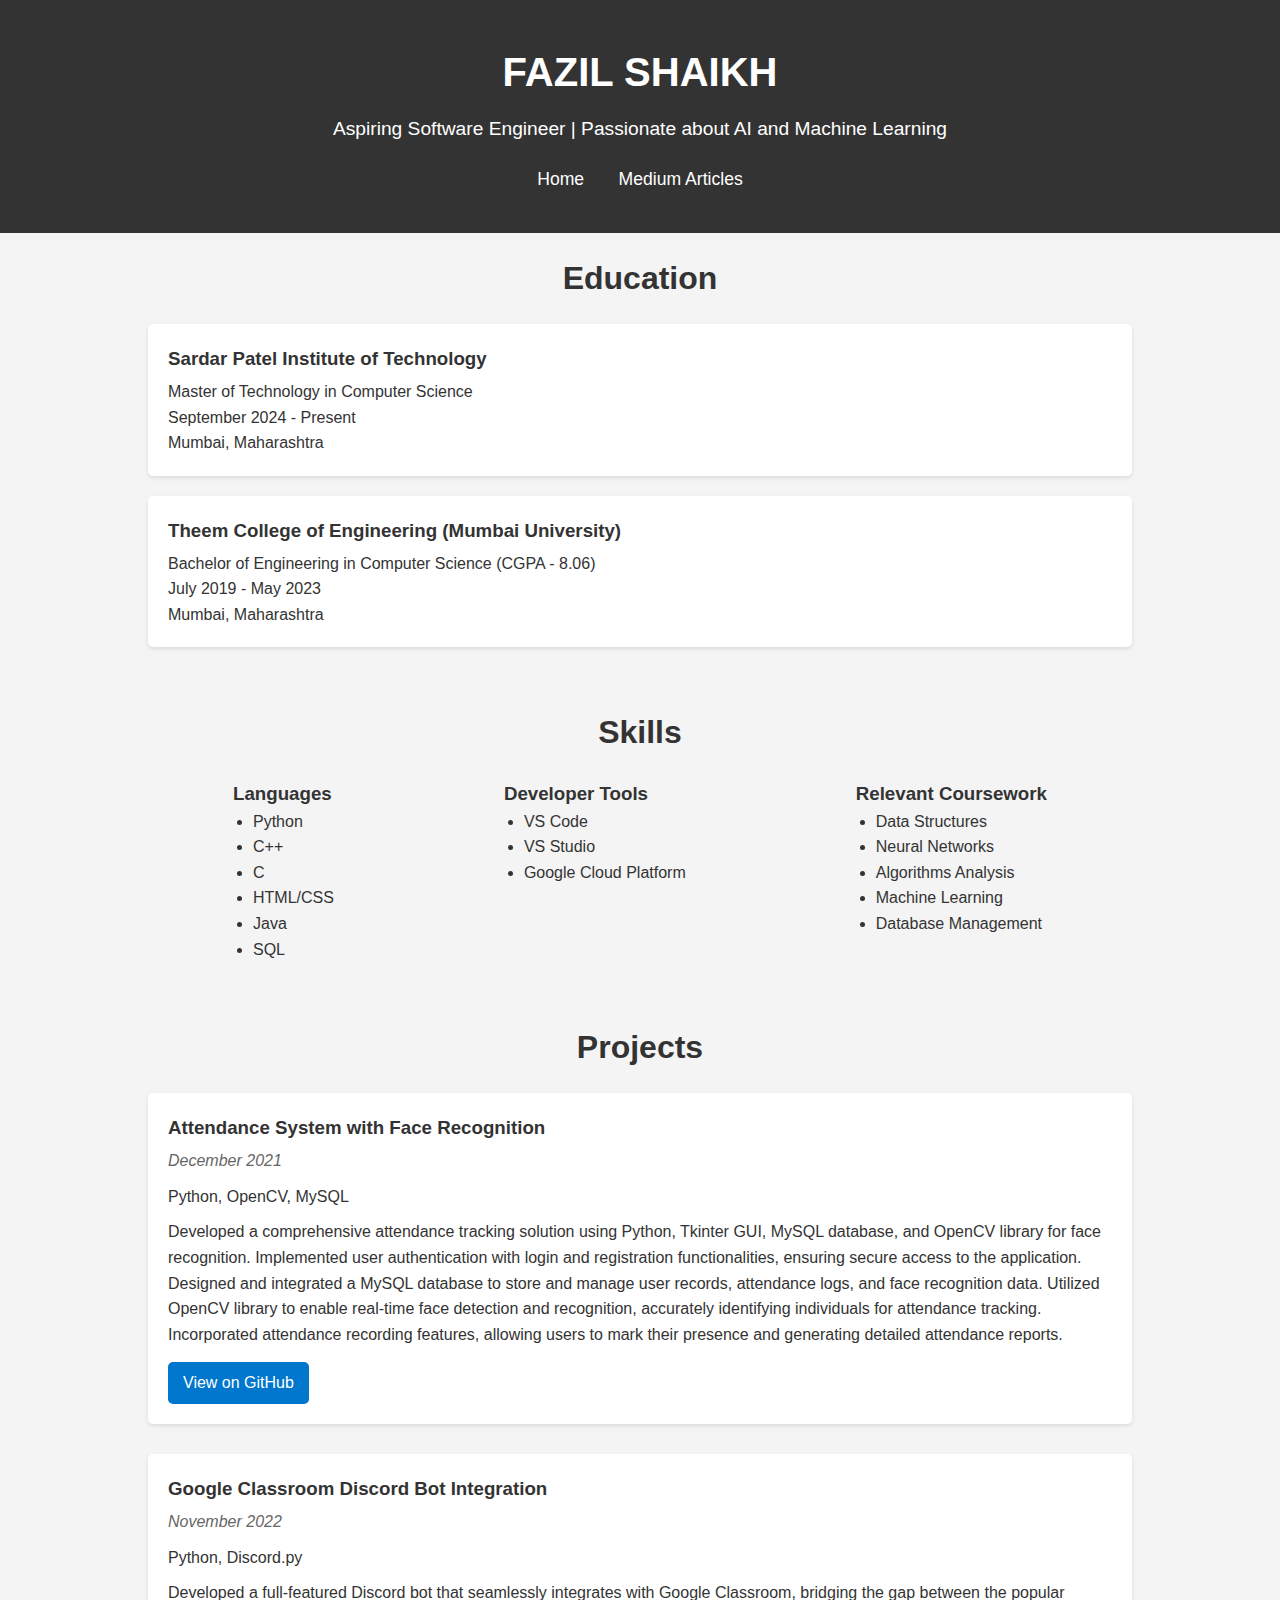
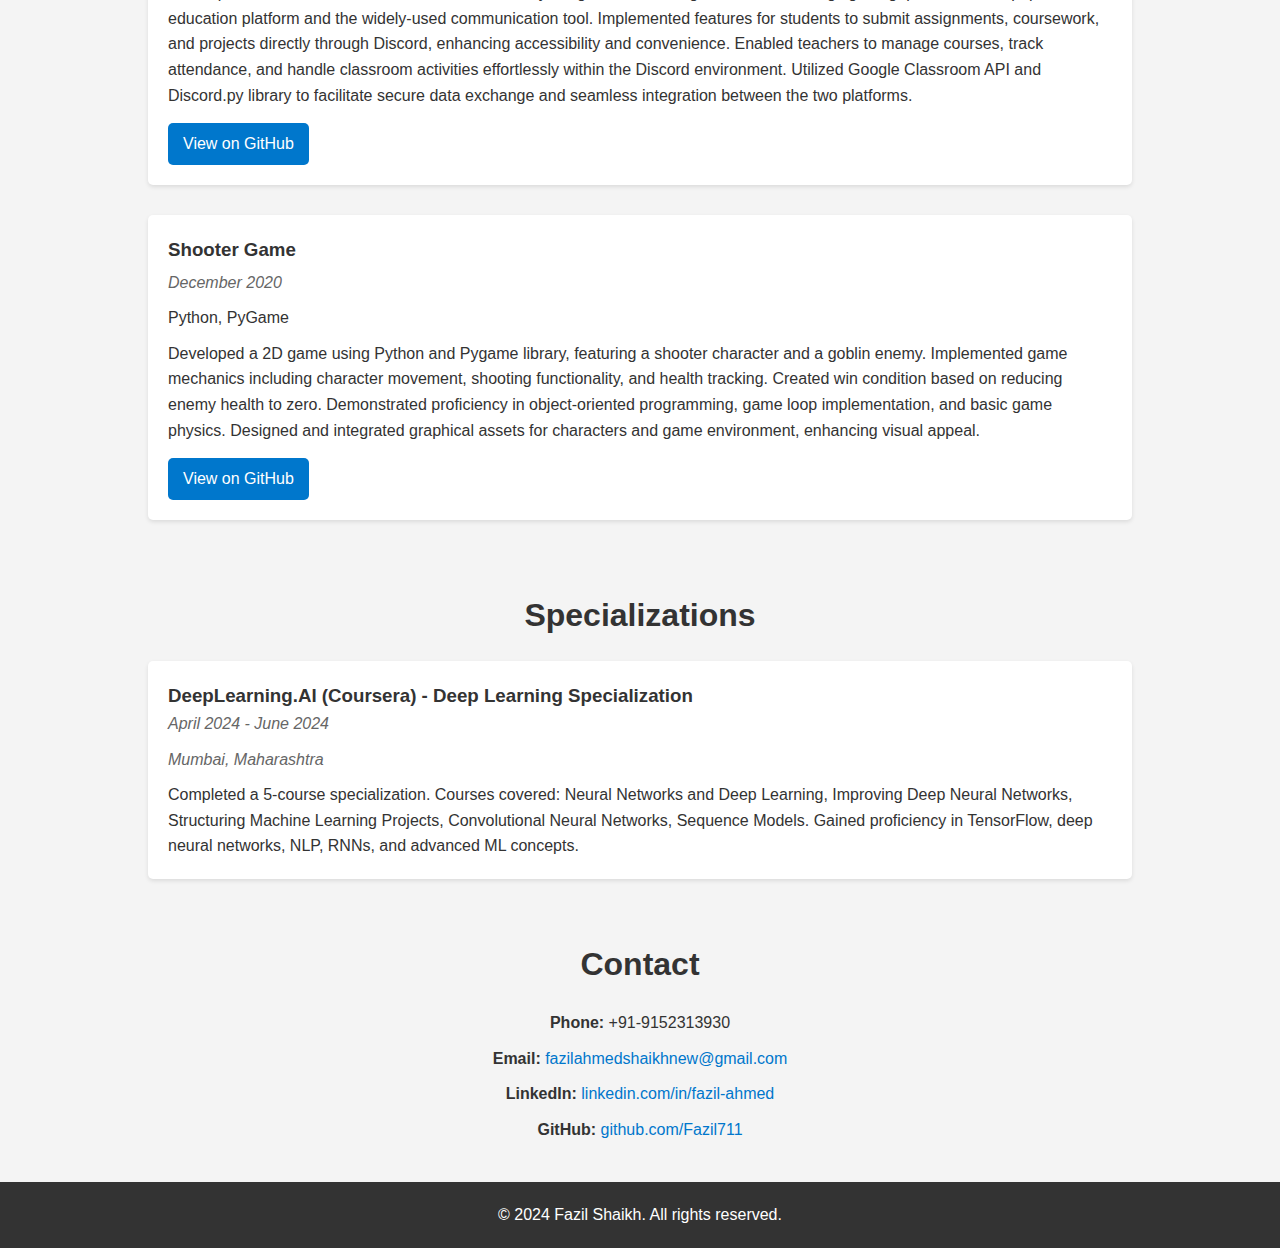
<file: index.html>
<!DOCTYPE html>
<html lang="en">
<head>
    <meta charset="UTF-8">
    <meta name="viewport" content="width=device-width, initial-scale=1.0">
    <title>Fazil Shaikh - Portfolio</title>
    <link rel="stylesheet" href="styles.css">
</head>
<body>
    <header>
        <div class="container">
            <h1>FAZIL SHAIKH</h1>
            <p>Aspiring Software Engineer | Passionate about AI and Machine Learning</p>
            <nav>
                <ul>
                    <li><a href="index.html">Home</a></li>
                    <li><a href="medium.html">Medium Articles</a></li>
                </ul>
            </nav>
        </div>
    </header>

    <main>
        <!--
        <section id="intro" class="container">
            <h2>Welcome to My Portfolio</h2>
            <p>A summary of your skills, experience, and career goals goes here. Keep it concise and focused on your target audience.</p>
        </section>-->

        <section id="education" class="container">
            <h2>Education</h2>
            <div class="education-entry">
                <h3>Sardar Patel Institute of Technology</h3>
                <p>Master of Technology in Computer Science</p>
                <p>September 2024 - Present</p>
                <p>Mumbai, Maharashtra</p>
            </div>
            <div class="education-entry">
                <h3>Theem College of Engineering (Mumbai University)</h3>
                <p>Bachelor of Engineering in Computer Science (CGPA - 8.06)</p>
                <p>July 2019 - May 2023</p>
                <p>Mumbai, Maharashtra</p>
            </div>
        </section>

        <section id="skills" class="container">
            <h2>Skills</h2>
            <div class="skills-list">
                <div>
                    <h3>Languages</h3>
                    <ul>
                        <li>Python</li>
                        <li>C++</li>
                        <li>C</li>
                        <li>HTML/CSS</li>
                        <li>Java</li>
                        <li>SQL</li>
                    </ul>
                </div>
                <div>
                    <h3>Developer Tools</h3>
                    <ul>
                        <li>VS Code</li>
                        <li>VS Studio</li>
                        <li>Google Cloud Platform</li>
                    </ul>
                </div>
                <div>
                    <h3>Relevant Coursework</h3>
                    <ul>
                        <li>Data Structures</li>
                        <li>Neural Networks</li>
                        <li>Algorithms Analysis</li>
                        <li>Machine Learning</li>
                        <li>Database Management</li>
                    </ul>
                </div>
            </div>
        </section>

        <section id="projects" class="container">
            <h2>Projects</h2>
            <div class="project">
                <h3>Attendance System with Face Recognition</h3>
                <p class="project-dates">December 2021</p>
                <p class="project-tech">Python, OpenCV, MySQL</p>
                <p class="project-description">
                  Developed a comprehensive attendance tracking solution using Python, Tkinter GUI, MySQL database, and OpenCV library for face recognition. Implemented user authentication with login and registration functionalities, ensuring secure access to the application. Designed and integrated a MySQL database to store and manage user records, attendance logs, and face recognition data. Utilized OpenCV library to enable real-time face detection and recognition, accurately identifying individuals for attendance tracking. Incorporated attendance recording features, allowing users to mark their presence and generating detailed attendance reports.
                </p>
                <a href="https://github.com/Fazil711/Attendance-Using-Face-Recognition" class="project-link">View on GitHub</a>
              </div>
              <div class="project">
                <h3>Google Classroom Discord Bot Integration</h3>
                <p class="project-dates">November 2022</p>
                <p class="project-tech">Python, Discord.py</p>
                <p class="project-description">
                  Developed a full-featured Discord bot that seamlessly integrates with Google Classroom, bridging the gap between the popular education platform and the widely-used communication tool. Implemented features for students to submit assignments, coursework, and projects directly through Discord, enhancing accessibility and convenience. Enabled teachers to manage courses, track attendance, and handle classroom activities effortlessly within the Discord environment. Utilized Google Classroom API and Discord.py library to facilitate secure data exchange and seamless integration between the two platforms.
                </p>
                <a href="https://github.com/Fazil711/Discord-Bot" class="project-link">View on GitHub</a>
              </div>
              <div class="project">
                <h3>Shooter Game</h3>
                <p class="project-dates">December 2020</p>
                <p class="project-tech">Python, PyGame</p>
                <p class="project-description">
                  Developed a 2D game using Python and Pygame library, featuring a shooter character and a goblin enemy. Implemented game mechanics including character movement, shooting functionality, and health tracking. Created win condition based on reducing enemy health to zero. Demonstrated proficiency in object-oriented programming, game loop implementation, and basic game physics. Designed and integrated graphical assets for characters and game environment, enhancing visual appeal.
                </p>
                <a href="https://github.com/Fazil711/Python_Game" class="project-link">View on GitHub</a>
              </div>
        </section>

        <section id="specializations" class="container">
            <h2>Specializations</h2>
            <div class="specialization">
                <h3>DeepLearning.AI (Coursera) - Deep Learning Specialization</h3>
                <p class="specialization-dates">April 2024 - June 2024</p>
                <p class="specialization-location">Mumbai, Maharashtra</p>
                <p class="specialization-description">
                    Completed a 5-course specialization. Courses covered: Neural Networks and Deep Learning, Improving Deep Neural Networks, Structuring Machine Learning Projects, Convolutional Neural Networks, Sequence Models. Gained proficiency in TensorFlow, deep neural networks, NLP, RNNs, and advanced ML concepts.
                </p>
            </div>
        </section>
        <section id="contact" class="container">
            <h2>Contact</h2>
            <div class="contact-info">
                <p><strong>Phone:</strong> +91-9152313930</p>
                <p><strong>Email:</strong> <a href="mailto:fazilahmedshaikhnew@gmail.com">fazilahmedshaikhnew@gmail.com</a></p>
                <p><strong>LinkedIn:</strong> <a href="https://www.linkedin.com/in/fazil-ahmed-6584521a0/">linkedin.com/in/fazil-ahmed</a></p>
                <p><strong>GitHub:</strong> <a href="https://github.com/Fazil711">github.com/Fazil711</a></p>
            </div>
        </section>
    </main>

    <footer>
        <p>© 2024 Fazil Shaikh. All rights reserved.</p>
    </footer>

    <script src="script.js"></script>
</body>
</html>
</file>
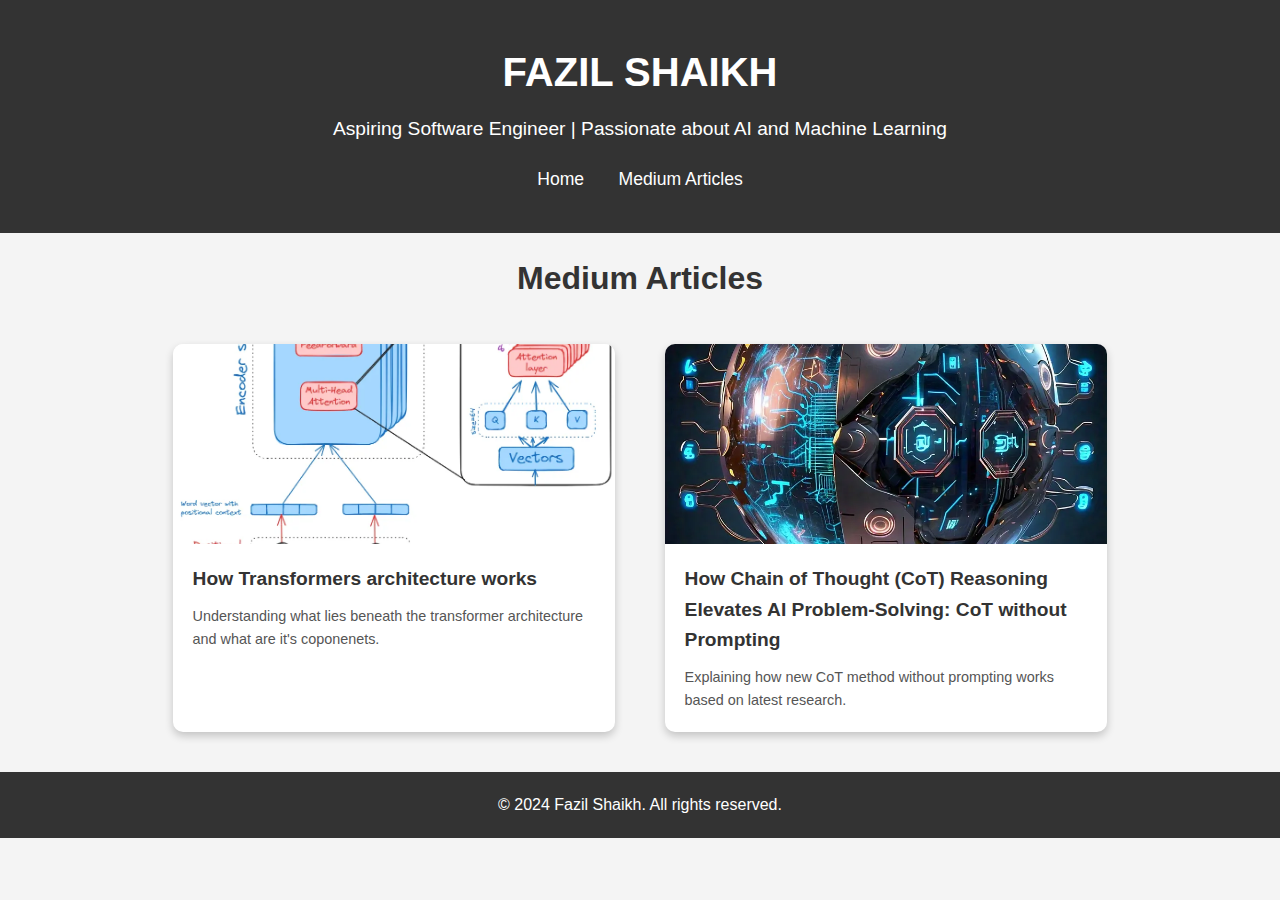
<file: medium.html>
<!DOCTYPE html>
<html lang="en">
<head>
    <meta charset="UTF-8">
    <meta name="viewport" content="width=device-width, initial-scale=1.0">
    <title>Medium Articles - Fazil Shaikh</title>
    <link rel="stylesheet" href="styles.css">
</head>
<body>
    <header>
       </header>

    <main>
        <section id="medium" class="container">
            <h2>Medium Articles</h2>
            <div class="article-container">
                <div class="article">
                    <a href="https://medium.com/@fazil1984/how-transformers-architecture-works-7ad677c67478" target = "_blank" class="article-link">
                        <img src="assets/Article1.jpg" alt="Article 1 Image" class="article-image">
                        <div class="article-content">
                            <h3>How Transformers architecture works</h3>
                            <p class="article-summary">Understanding what lies beneath the transformer architecture and what are it's coponenets.</p>
                        </div>
                    </a>
                </div>
                <div class="article">
                    <a href="https://medium.com/@fazil1984/how-chain-of-thought-cot-reasoning-elevates-ai-problem-solving-cot-without-prompting-600a4c12724b" target = "_blank" class="article-link">
                        <img src="assets/Article2.jpg" alt="Article 2 Image" class="article-image">
                        <div class="article-content">
                            <h3>How Chain of Thought (CoT) Reasoning Elevates AI Problem-Solving: CoT without Prompting</h3>
                            <p class="article-summary">Explaining how new CoT method without prompting works based on latest research.</p>
                        </div>
                    </a>
                </div>
            </div>
        </section>
    </main>

    <footer>
        </footer>

    <script src="script.js"></script>
    <script>
        // Get the header element from the about.html page
        const aboutHeader = document.querySelector('header');
        const aboutFooter = document.querySelector('footer');
        
        // Fetch the content of index.html
        fetch('index.html')
          .then(response => response.text())
          .then(html => {
            // Create a temporary element to parse the fetched HTML
            const tempElement = document.createElement('div');
            tempElement.innerHTML = html;
        
            // Get the header element from index.html
            const indexHeader = tempElement.querySelector('header');
            const indexFooter = tempElement.querySelector('footer');
        
            // Replace the content of the about.html header with the index.html header
            aboutHeader.innerHTML = indexHeader.innerHTML;
            aboutFooter.innerHTML = indexFooter.innerHTML;
          });
        </script>
</body>
</html>
</file>
<file: styles.css>
/* Basic Reset */
* {
    margin: 0;
    padding: 0;
    box-sizing: border-box;
}

/* Body Styles */
body {
    font-family: 'Arial', sans-serif;
    line-height: 1.6;
    background-color: #f4f4f4;
    color: #333;
}

/* Container */
.container {
    width: 80%;
    margin: 0 auto;
    padding: 20px;
}

/* Header Styles */
header {
    background: #333;
    color: #fff;
    padding: 20px 0;
    text-align: center;
}

header h1 {
    font-size: 2.5rem;
    margin-bottom: 10px;
}

header p {
    font-size: 1.2rem;
}

/* Navigation */
nav ul {
    list-style: none;
    padding-top: 20px;
}

nav ul li {
    display: inline;
    margin: 0 15px;
}

nav ul li a {
    color: #fff;
    text-decoration: none;
    font-size: 1.1rem;
}

/* Section Styles */
section {
    padding: 40px 0;
}

section h2 {
    font-size: 2rem;
    margin-bottom: 20px;
    text-align: center;
}

/* Education Section */
.education-entry {
    margin-bottom: 20px;
    background-color: #fff;
    padding: 20px;
    border-radius: 5px;
    box-shadow: 0 2px 4px rgba(0, 0, 0, 0.1);
}

.education-entry h3 {
    margin-bottom: 5px;
}

/* Skills Section */
.skills-list {
    display: flex;
    justify-content: space-around;
    flex-wrap: wrap;
}

.skills-list div {
    margin-bottom: 20px;
}

.skills-list ul {
    list-style: disc;
    margin-left: 20px;
}

/* Projects Section */
.project {
    margin-bottom: 30px;
    background-color: #fff;
    padding: 20px;
    border-radius: 5px;
    box-shadow: 0 2px 4px rgba(0, 0, 0, 0.1);
}

.project h3 {
    margin-bottom: 5px;
}

.project-dates {
    font-style: italic;
    color: #666;
    margin-bottom: 10px;
}

.project-tech {
    margin-bottom: 10px;
}

.project-description {
    margin-bottom: 15px;
}

.project-link {
    display: inline-block;
    background-color: #0077cc;
    color: #fff;
    padding: 8px 15px;
    text-decoration: none;
    border-radius: 5px;
}

/* Specializations Section */
.specialization {
    margin-bottom: 20px;
    background-color: #fff;
    padding: 20px;
    border-radius: 5px;
    box-shadow: 0 2px 4px rgba(0, 0, 0, 0.1);
}

.specialization-dates, .specialization-location {
    font-style: italic;
    color: #666;
    margin-bottom: 10px;
}

/* Medium Articles Section */
.article-container {
    display: flex;
    flex-wrap: wrap;
    justify-content: space-around; /* Changed to space-around for better spacing */
}

.article {
    margin: 20px 10px; /* Added margin for spacing */
    background-color: #fff;
    border-radius: 10px; /* Increased border-radius for softer corners */
    box-shadow: 0 4px 8px rgba(0, 0, 0, 0.2); /* Increased shadow for depth */
    width: 45%; /* Adjusted width for two articles per row */
    min-width: 320px; /* Adjusted minimum width */
    overflow: hidden;
    transition: transform 0.3s ease, box-shadow 0.3s ease; /* Added box-shadow transition */
}

.article:hover {
    transform: translateY(-5px); /* Slightly raise the card on hover */
    box-shadow: 0 6px 12px rgba(0, 0, 0, 0.3); /* Increase shadow on hover */
}

.article-link {
    display: flex;
    flex-direction: column;
    color: #333;
    text-decoration: none;
}

.article-image {
    width: 100%;
    height: 200px;
    object-fit: cover;
}

.article-content {
    padding: 20px;
}

.article h3 {
    margin-bottom: 10px;
    font-size: 1.2rem;
}

.article-summary {
    font-size: 0.9rem;
    color: #555; /* Slightly darker text color */
}

/* Contact Section */
#contact {
    text-align: center;
}

.contact-info {
    margin-bottom: 20px;
}

.contact-info p {
    margin: 10px 0;
}

.contact-info a {
    color: #0077cc;
    text-decoration: none;
}

.contact-details {
    text-align: left;
    display: inline-block; /* To align text to the left and contain width */
}

/* Footer */
footer {
    text-align: center;
    padding: 20px;
    background: #333;
    color: #fff;
}

/* Media Queries for Responsiveness */

/* Tablets (portrait) */
@media (max-width: 768px) {
    .container {
        width: 90%;
    }

    .skills-list {
        flex-direction: column;
        align-items: center;
    }

    .article {
        width: 80%; /* Make articles wider on tablets */
        min-width: 280px;
    }
}

/* Mobile Phones */
@media (max-width: 480px) {
    header h1 {
        font-size: 2rem;
    }

    header p {
        font-size: 1rem;
    }

    nav ul li {
        margin: 0 10px;
    }

    section h2 {
        font-size: 1.8rem;
    }

    .project {
        margin-bottom: 20px;
    }

    .article {
        width: 100%; /* Make articles full width on mobile */
        min-width: 0;
        margin: 20px 0; /* Adjust margin for mobile */
    }
    .article-image {
        height: auto; /* Allow image height to adjust */
    }

    .contact-info p {
        font-size: 0.9rem;
    }

    .contact-details {
        text-align: center; /* Center align contact details on mobile */
    }
}
</file>
